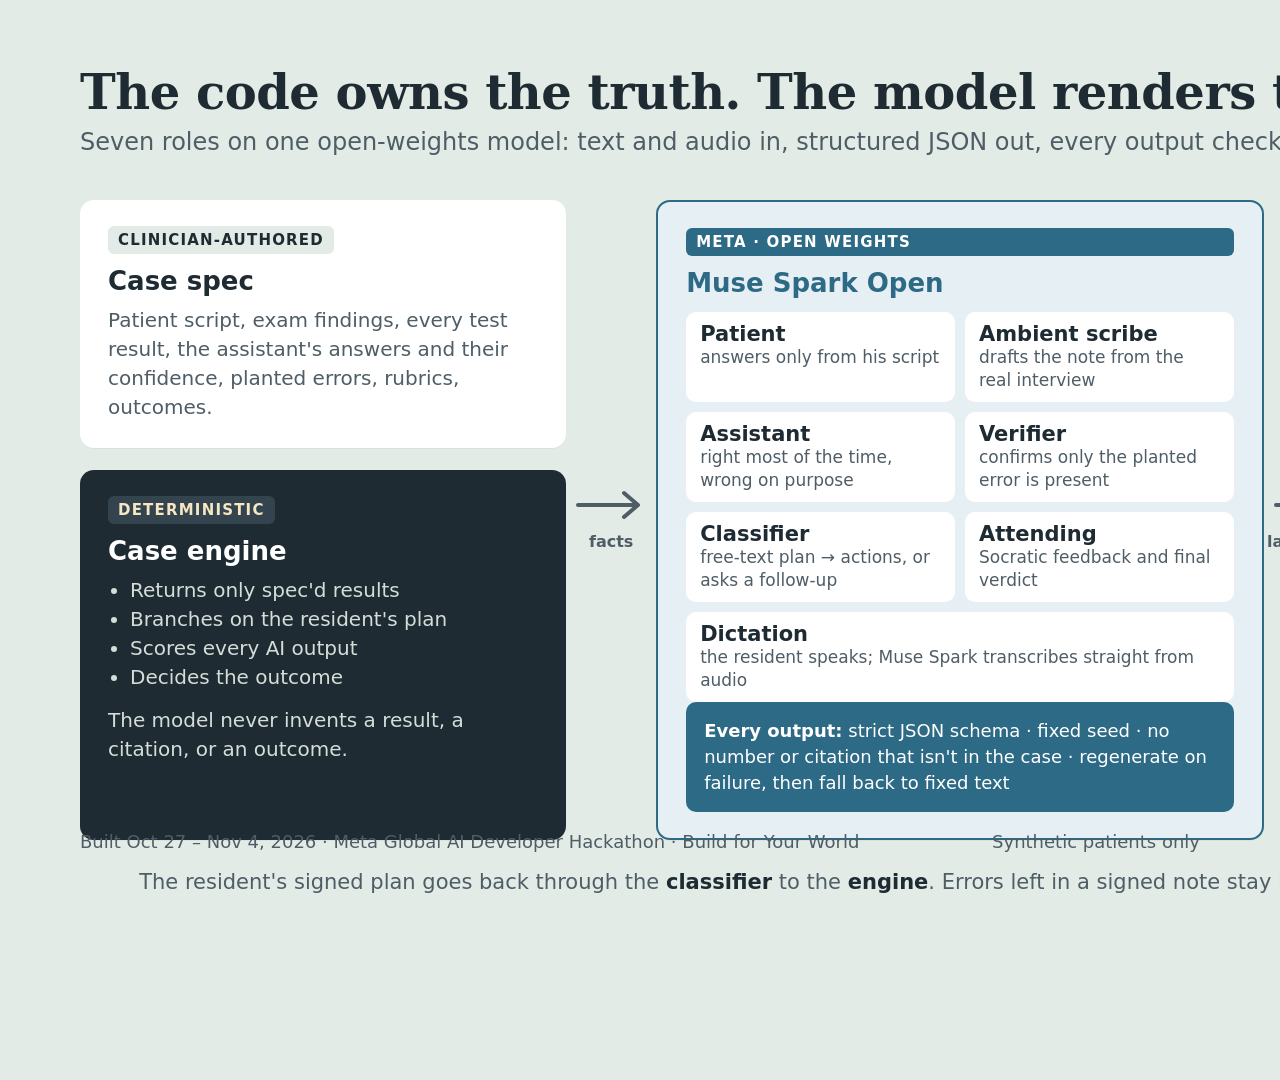
<file: docs/architecture.html>
<!DOCTYPE html>
<html lang="en"><head><meta charset="utf-8"><title>Calibrate architecture</title>
<style>
  :root { --ink:#1E2B33; --ink2:#4E5D66; --drape:#E3EBE6; --paper:#fff; --ai:#2D6A86; --aiw:#E6F0F4;
          --god:#1C2142; --god2:#2A3060; --gold:#E9C77B; --gold2:#F6E7C2; --good:#2F7D4F; }
  * { box-sizing: border-box; margin: 0; }
  body { width: 1920px; height: 1080px; background: var(--drape); color: var(--ink);
         font-family: "Public Sans", "Inter", "DejaVu Sans", system-ui, sans-serif; padding: 64px 80px; }
  h1 { font-family: "Newsreader", Georgia, "DejaVu Serif", serif; font-weight: 600; font-size: 48px; letter-spacing: -.01em; }
  .sub { font-size: 24px; color: var(--ink2); margin-top: 8px; }
  .row { display: grid; grid-template-columns: 1fr 90px 1.25fr 90px 1fr; align-items: stretch; margin-top: 44px; height: 640px; }
  .col { display: flex; flex-direction: column; gap: 22px; }
  .box { background: var(--paper); border-radius: 14px; padding: 26px 28px; box-shadow: 0 1px 0 rgba(0,0,0,.04); }
  .box h2 { font-size: 26px; font-weight: 700; margin-bottom: 10px; }
  .box p, .box li { font-size: 20px; line-height: 1.45; color: var(--ink2); }
  .box ul { padding-left: 22px; }
  .truth { background: var(--ink); color: #fff; flex: 1; }
  .truth h2 { color: #fff; } .truth p, .truth li { color: #D5DDD9; }
  .tag { display: inline-block; font-size: 15px; font-weight: 700; letter-spacing: .08em; text-transform: uppercase;
         padding: 5px 10px; border-radius: 6px; margin-bottom: 12px; }
  .tag.h { background: var(--drape); color: var(--ink); } .tag.d { background: #33444F; color: var(--gold2); }
  .tag.m { background: var(--ai); color: #fff; } .tag.r { background: var(--gold); color: var(--god); }
  .muse { background: var(--aiw); border: 2px solid var(--ai); flex: 1; display: flex; flex-direction: column; }
  .muse h2 { color: var(--ai); }
  .roles { display: grid; grid-template-columns: 1fr 1fr; gap: 10px; margin-top: 4px; }
  .role { background: var(--paper); border-radius: 10px; padding: 10px 14px; }
  .role b { display: block; font-size: 21px; color: var(--ink); }
  .role span { font-size: 17px; color: var(--ink2); line-height: 1.35; }
  .guard { margin-top: auto; background: var(--ai); color: #fff; border-radius: 10px; padding: 16px 18px; font-size: 18px; line-height: 1.45; }
  .guard b { color: #fff; }
  .out { background: var(--god); color: var(--gold2); flex: 1; }
  .out h2 { color: var(--gold); } .out p, .out li { color: var(--gold2); }
  .grid2 { display: grid; grid-template-columns: 1fr 1fr; gap: 8px; margin-top: 14px; }
  .grid2 div { border: 1.5px solid; border-radius: 8px; padding: 10px 12px; font-size: 16px; font-weight: 600; }
  .g { border-color: #6FBF8B !important; } .b { border-color: #E07A6E !important; }
  .arrow { display: flex; flex-direction: column; align-items: center; justify-content: center; gap: 10px; color: var(--ink2); }
  .arrow svg { width: 70px; height: 34px; }
  .arrow small { font-size: 16px; font-weight: 600; text-align: center; line-height: 1.25; }
  .loop { margin-top: 30px; text-align: center; font-size: 21px; color: var(--ink2); }
  .loop b { color: var(--ink); }
  .foot { position: absolute; left: 80px; right: 80px; bottom: 48px; display: flex; justify-content: space-between; font-size: 18px; color: var(--ink2); }
</style></head>
<body>
  <h1>The code owns the truth. The model renders the language.</h1>
  <p class="sub">Seven roles on one open-weights model: text and audio in, structured JSON out, every output checked.</p>

  <div class="row">
    <div class="col">
      <div class="box"><span class="tag h">Clinician-authored</span><h2>Case spec</h2>
        <p>Patient script, exam findings, every test result, the assistant's answers and their confidence, planted errors, rubrics, outcomes.</p></div>
      <div class="box truth"><span class="tag d">Deterministic</span><h2>Case engine</h2>
        <ul><li>Returns only spec'd results</li><li>Branches on the resident's plan</li><li>Scores every AI output</li><li>Decides the outcome</li></ul>
        <p style="margin-top:14px">The model never invents a result, a citation, or an outcome.</p></div>
    </div>

    <div class="arrow"><svg viewBox="0 0 70 34"><path d="M2 17h58M48 5l14 12-14 12" fill="none" stroke="currentColor" stroke-width="4" stroke-linecap="round" stroke-linejoin="round"/></svg><small>facts</small></div>

    <div class="col">
      <div class="box muse"><span class="tag m">Meta · open weights</span><h2>Muse Spark Open</h2>
        <div class="roles">
          <div class="role"><b>Patient</b><span>answers only from his script</span></div>
          <div class="role"><b>Ambient scribe</b><span>drafts the note from the real interview</span></div>
          <div class="role"><b>Assistant</b><span>right most of the time, wrong on purpose</span></div>
          <div class="role"><b>Verifier</b><span>confirms only the planted error is present</span></div>
          <div class="role"><b>Classifier</b><span>free-text plan → actions, or asks a follow-up</span></div>
          <div class="role"><b>Attending</b><span>Socratic feedback and final verdict</span></div>
          <div class="role" style="grid-column: span 2"><b>Dictation</b><span>the resident speaks; Muse Spark transcribes straight from audio</span></div>
        </div>
        <div class="guard"><b>Every output:</b> strict JSON schema · fixed seed · no number or citation that isn't in the case · regenerate on failure, then fall back to fixed text</div>
      </div>
    </div>

    <div class="arrow"><svg viewBox="0 0 70 34"><path d="M2 17h58M48 5l14 12-14 12" fill="none" stroke="currentColor" stroke-width="4" stroke-linecap="round" stroke-linejoin="round"/></svg><small>language</small></div>

    <div class="col">
      <div class="box"><span class="tag h">Resident</span><h2>Works the case</h2>
        <p>Interviews, examines, orders tests, asks the assistant or doesn't, opens alerts or doesn't, corrects and signs notes.</p></div>
      <div class="box out"><span class="tag r">Measured</span><h2>Calibration profile</h2>
        <div class="grid2"><div class="g">Appropriate reliance</div><div class="b">Reflexive dismissal</div>
          <div class="b">Overreliance</div><div class="g">Appropriate override</div></div>
        <p style="margin-top:14px">Plus outcome, per-decision verdicts, and a faculty view comparing residents.</p></div>
    </div>
  </div>

  <p class="loop">The resident's signed plan goes back through the <b>classifier</b> to the <b>engine</b>. Errors left in a signed note stay in the chart, and the assistant reads them later.</p>

  <div class="foot"><span>Built Oct 27 – Nov 4, 2026 · Meta Global AI Developer Hackathon · Build for Your World</span><span>Synthetic patients only</span></div>
</body></html>
</file>
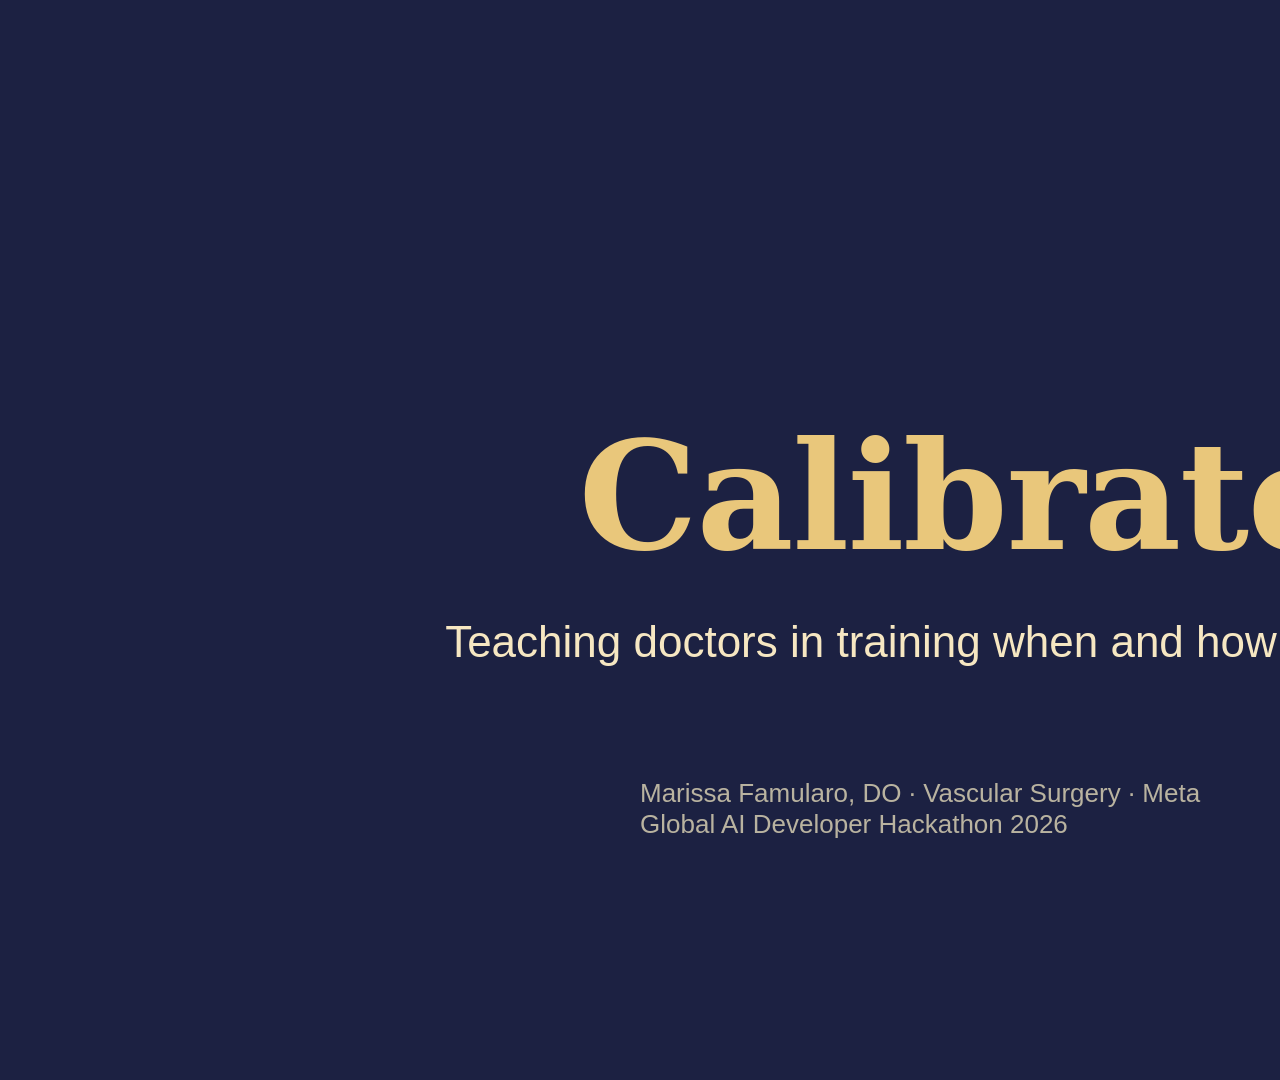
<file: video/title.html>
<!DOCTYPE html><html><head><meta charset="utf-8"><style>
body{margin:0;width:1920px;height:1080px;background:#1C2142;display:flex;flex-direction:column;justify-content:center;align-items:center;font-family:"Inter",sans-serif;color:#F6E7C2}
h1{font-family:"Newsreader","DejaVu Serif",Georgia,serif;font-weight:600;font-size:150px;color:#E9C77B;margin:0;letter-spacing:-.01em}
p{font-size:44px;margin:28px 0 0;max-width:1400px;text-align:center;line-height:1.35}
small{position:absolute;bottom:60px;font-size:26px;color:#B9B3A0}
</style></head><body><h1>Calibrate</h1><p>Teaching doctors in training when and how to trust AI</p>
<small>Marissa Famularo, DO · Vascular Surgery · Meta Global AI Developer Hackathon 2026</small></body></html>
</file>
